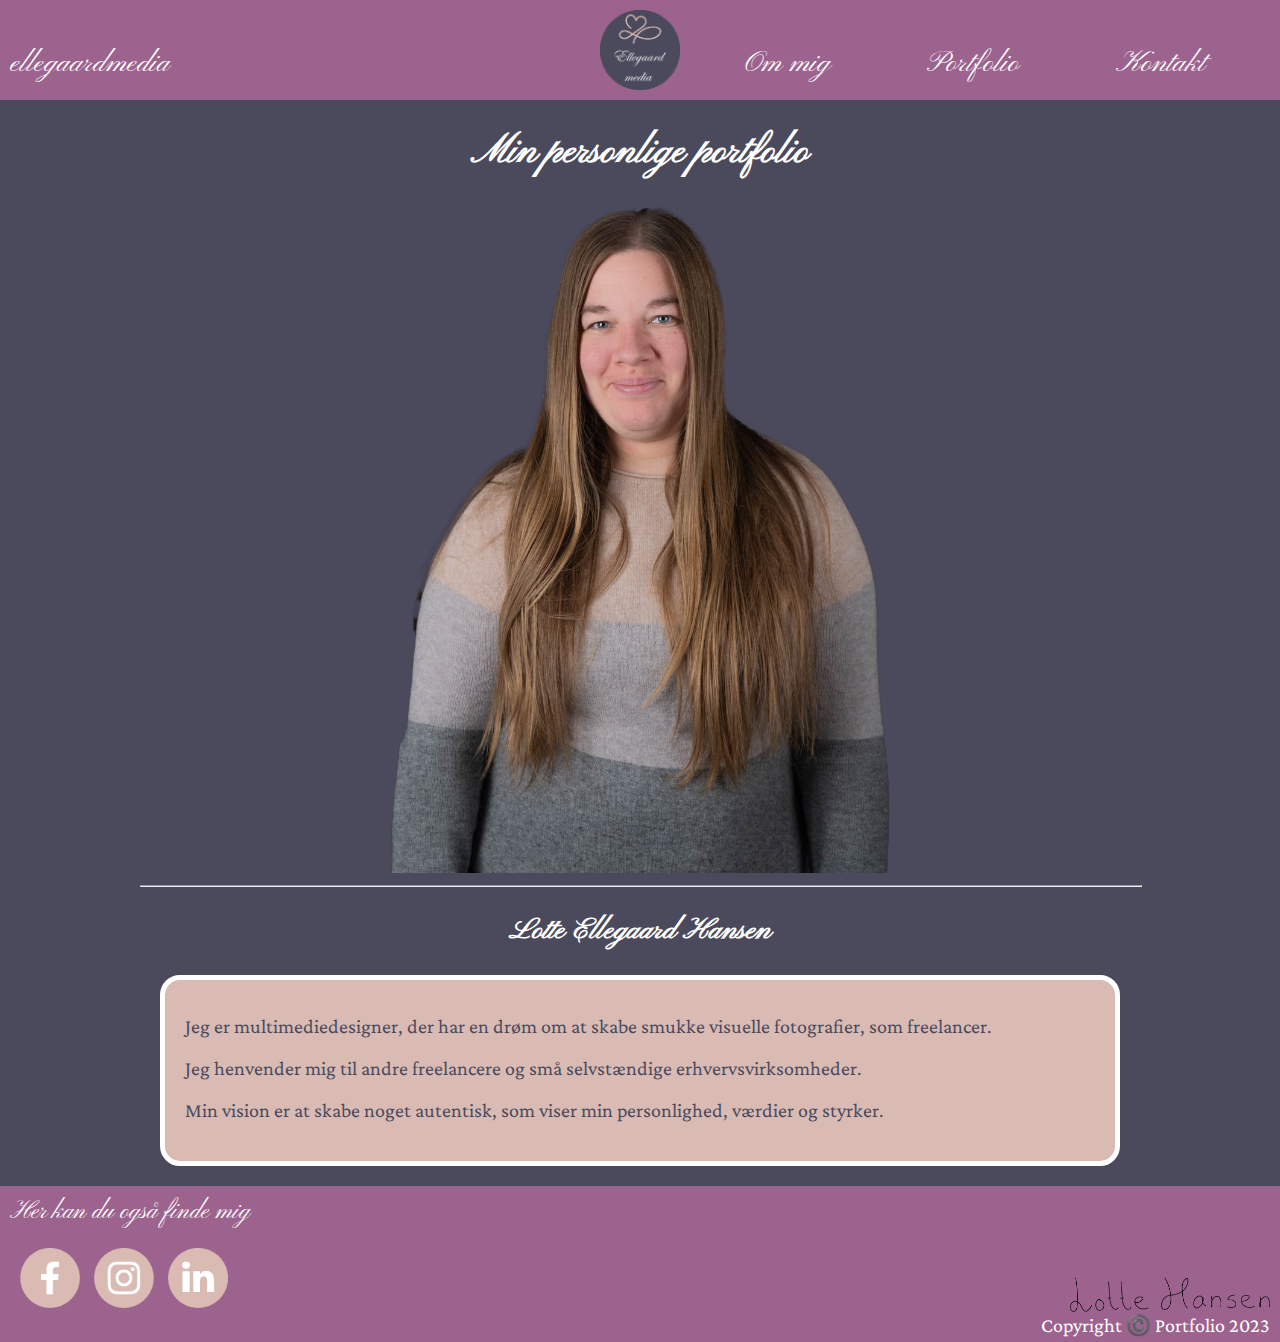
<file: index.html>
<!DOCTYPE html>
<html lang="da">

<head>
    <meta charset="utf-8">
    <title>ellegaardmedia</title>
    <link rel="stylesheet" href="main.css">
    <link rel="stylesheet" href="desktop.css">
    <script src="menu.js" defer></script>
    <meta name="viewport" content="width=device-width, initial-scale=1">
</head>

<body>
    <header>
        <a class="name" href="index.html">ellegaardmedia</a>
        <img class="logo" src="images/logo.png" alt="logo">
        <nav class="menu">
            <button type="button">&#9776;</button>
            <ul>
                <li><a href="ommig.html">Om mig</a></li>
                <li><a href="portfolio.html">Portfolio</a></li>
                <li><a href="kontaktmig.html">Kontakt</a></li>
            </ul>
        </nav>
    </header>
    <main>
        <h1 class="headline">Min personlige portfolio</h1>
        <img class="portrait" src="images/lotteforside.png" alt="Billede af Lotte">
        <hr class="break">
        <h2>Lotte Ellegaard Hansen</h2>
        <div class="card">
            <p>Jeg er multimediedesigner, der har en drøm om at skabe smukke visuelle fotografier, som freelancer.</p>
            <p>Jeg henvender mig til andre freelancere og små selvstændige erhvervsvirksomheder.</p>
            <p>Min vision er at skabe noget autentisk, som viser min personlighed, værdier og styrker.</p>
        </div>
    </main>
    <footer>
        <span class="find-me">Her kan du også finde mig</span>
        <a href="https://facebook.com">
            <img class="social-link" src="images/facecookicon.png" alt="Facebook">
        </a>
        <a href="https://instagram.com">
            <img class="social-link" src="images/instagramicon.png" alt="Instagram">
        </a>
        <a href="https://linkedin.com">
            <img class="social-link" src="images/linkedinicon.png" alt="LinkedIn">
        </a>
        <img class="signatur" src="images/underskrift.png" alt="signatur">
        <p><span class="copyright">Copyright ©️ Portfolio 2023</span></p>
    </footer>
</body>

</html>
</file>
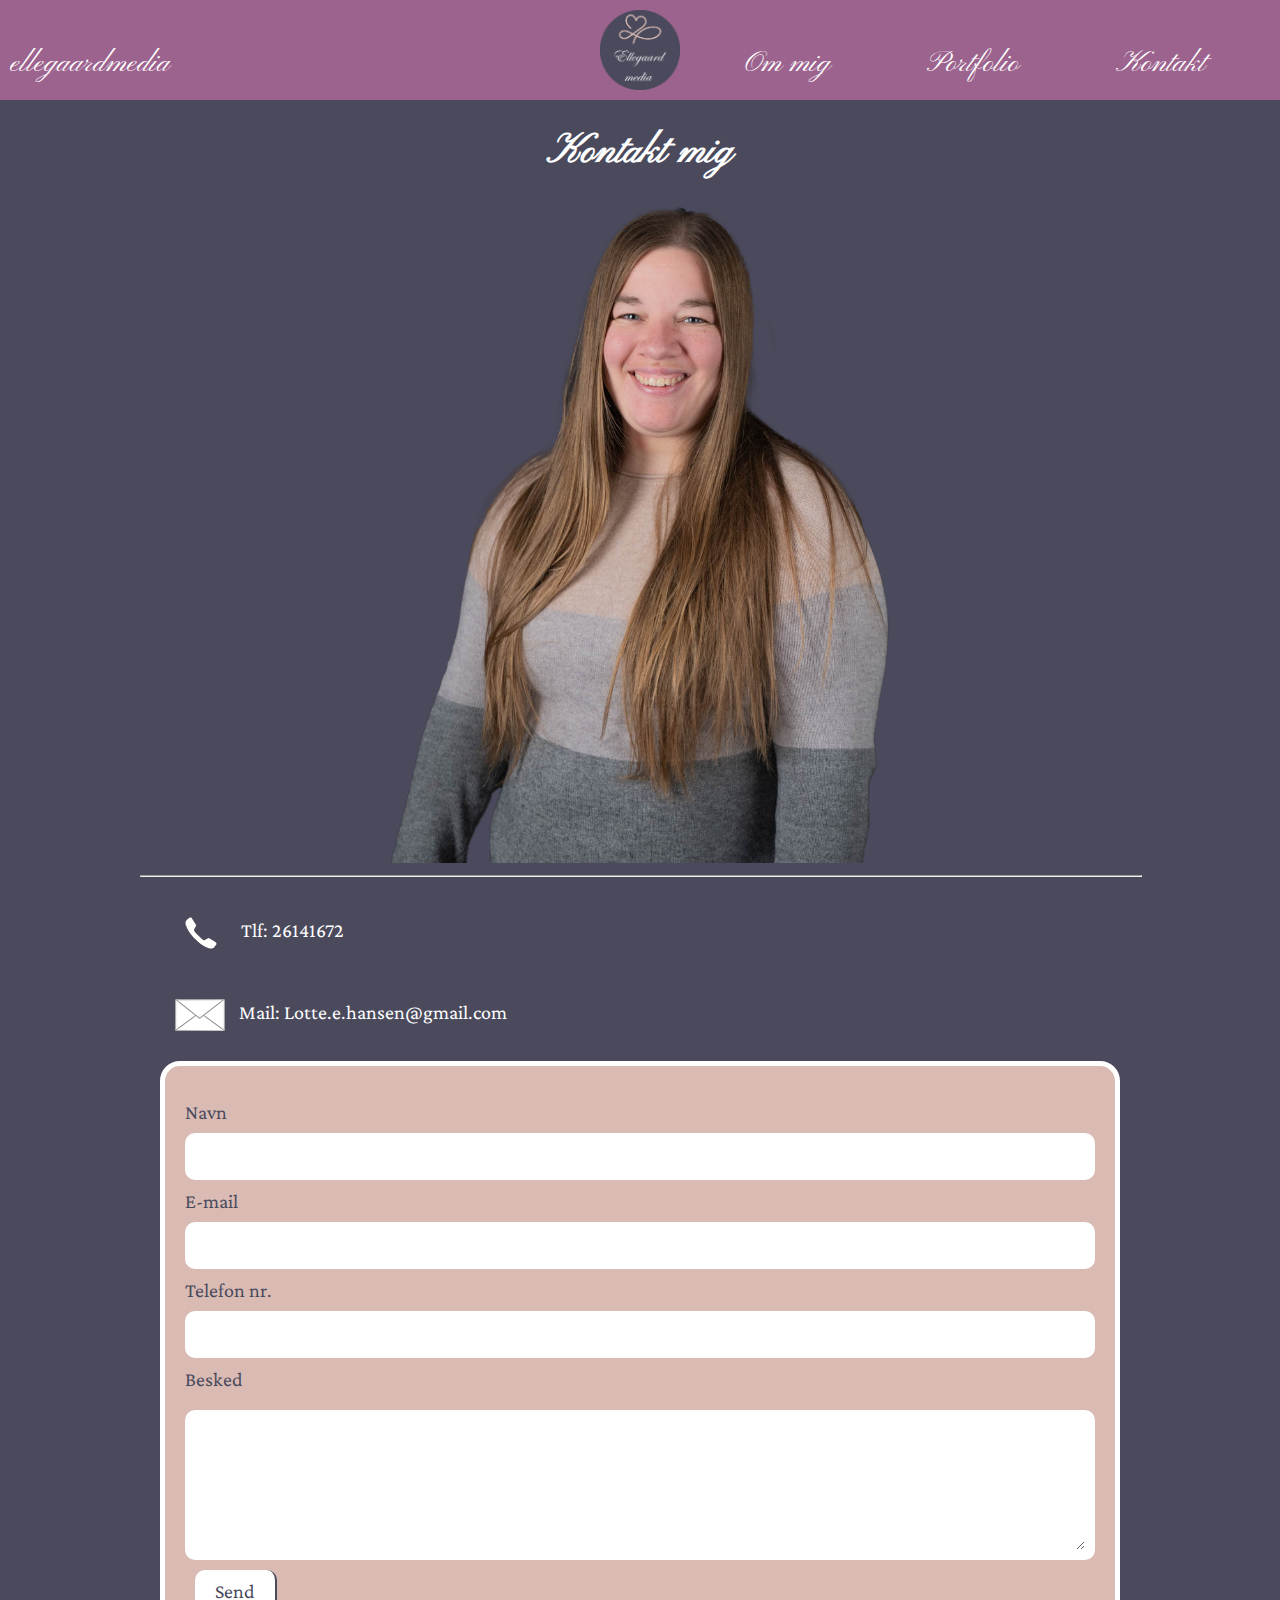
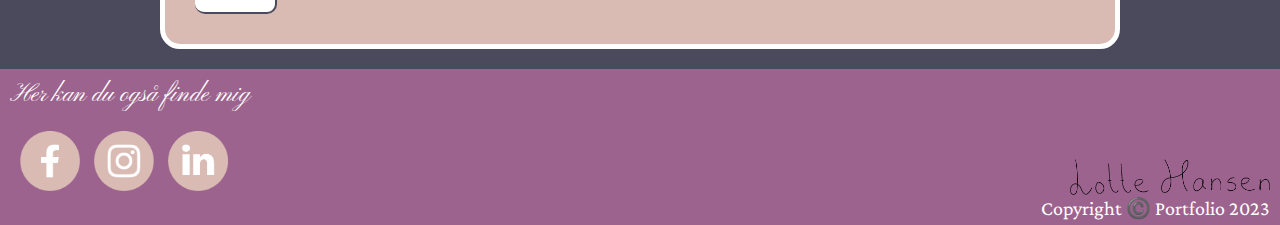
<file: kontaktmig.html>
<!DOCTYPE html>
<html lang="da">

<head>
    <meta charset="utf-8">
    <title>ellegaardmedia</title>
    <link rel="stylesheet" href="main.css">
    <link rel="stylesheet" href="desktop.css">
    <script src="menu.js" defer></script>
    <meta name="viewport" content="width=device-width, initial-scale=1">
</head>

<body>
    <header>
        <a class="name" href="index.html">ellegaardmedia</a>
        <img class="logo" src="images/logo.png" alt="logo">
        <nav class="menu">
            <button type="button">&#9776;</button>
            <ul>
                <li><a href="ommig.html">Om mig</a></li>
                <li><a href="portfolio.html">Portfolio</a></li>
                <li><a href="">Kontakt</a></li>
            </ul>
        </nav>
    </header>
    <main>
        <h1 class="headline">Kontakt mig</h1>
        <img class="portrait" src="images/lottekontaktside.png" alt="Billede af Lotte">
        <hr class="break">
        <ul class="contact-info">
            <li class="info">
                <p><img class="icon-phone" src="images/phone.png" alt="icon">
                Tlf: 26141672</p>
            </li>
            <li class="info">
                <p><img class="icon-mail" src="images/mail.png" alt="icon">
                Mail: <a href="mailto:Lotte.e.hansen@gmail.com">Lotte.e.hansen@gmail.com</a></p>
            </li>
        </ul>
        <div class="card"><p>Navn
            <input type="text" class="text-box">
            E-mail
            <input type="text" class="text-box">
            Telefon nr.
            <input type="text" class="text-box">
            Besked</p>
            <textarea class="text-box-besked" ></textarea>
            <button type="submit">Send</button>
        </div>
    </main>
    <footer>
        <span class="find-me">Her kan du også finde mig</span>
        <a href="https://facebook.com">
            <img class="social-link" src="images/facecookicon.png" alt="Facebook">
        </a>
        <a href="https://instagram.com">
            <img class="social-link" src="images/instagramicon.png" alt="Instagram">
        </a>
        <a href="https://linkedin.com">
            <img class="social-link" src="images/linkedinicon.png" alt="LinkedIn">
        </a>
        <img class="signatur" src="images/underskrift.png" alt="signatur">
        <p><span class="copyright">Copyright ©️ Portfolio 2023</span></p>
    </footer>
</body>

</html>
</file>
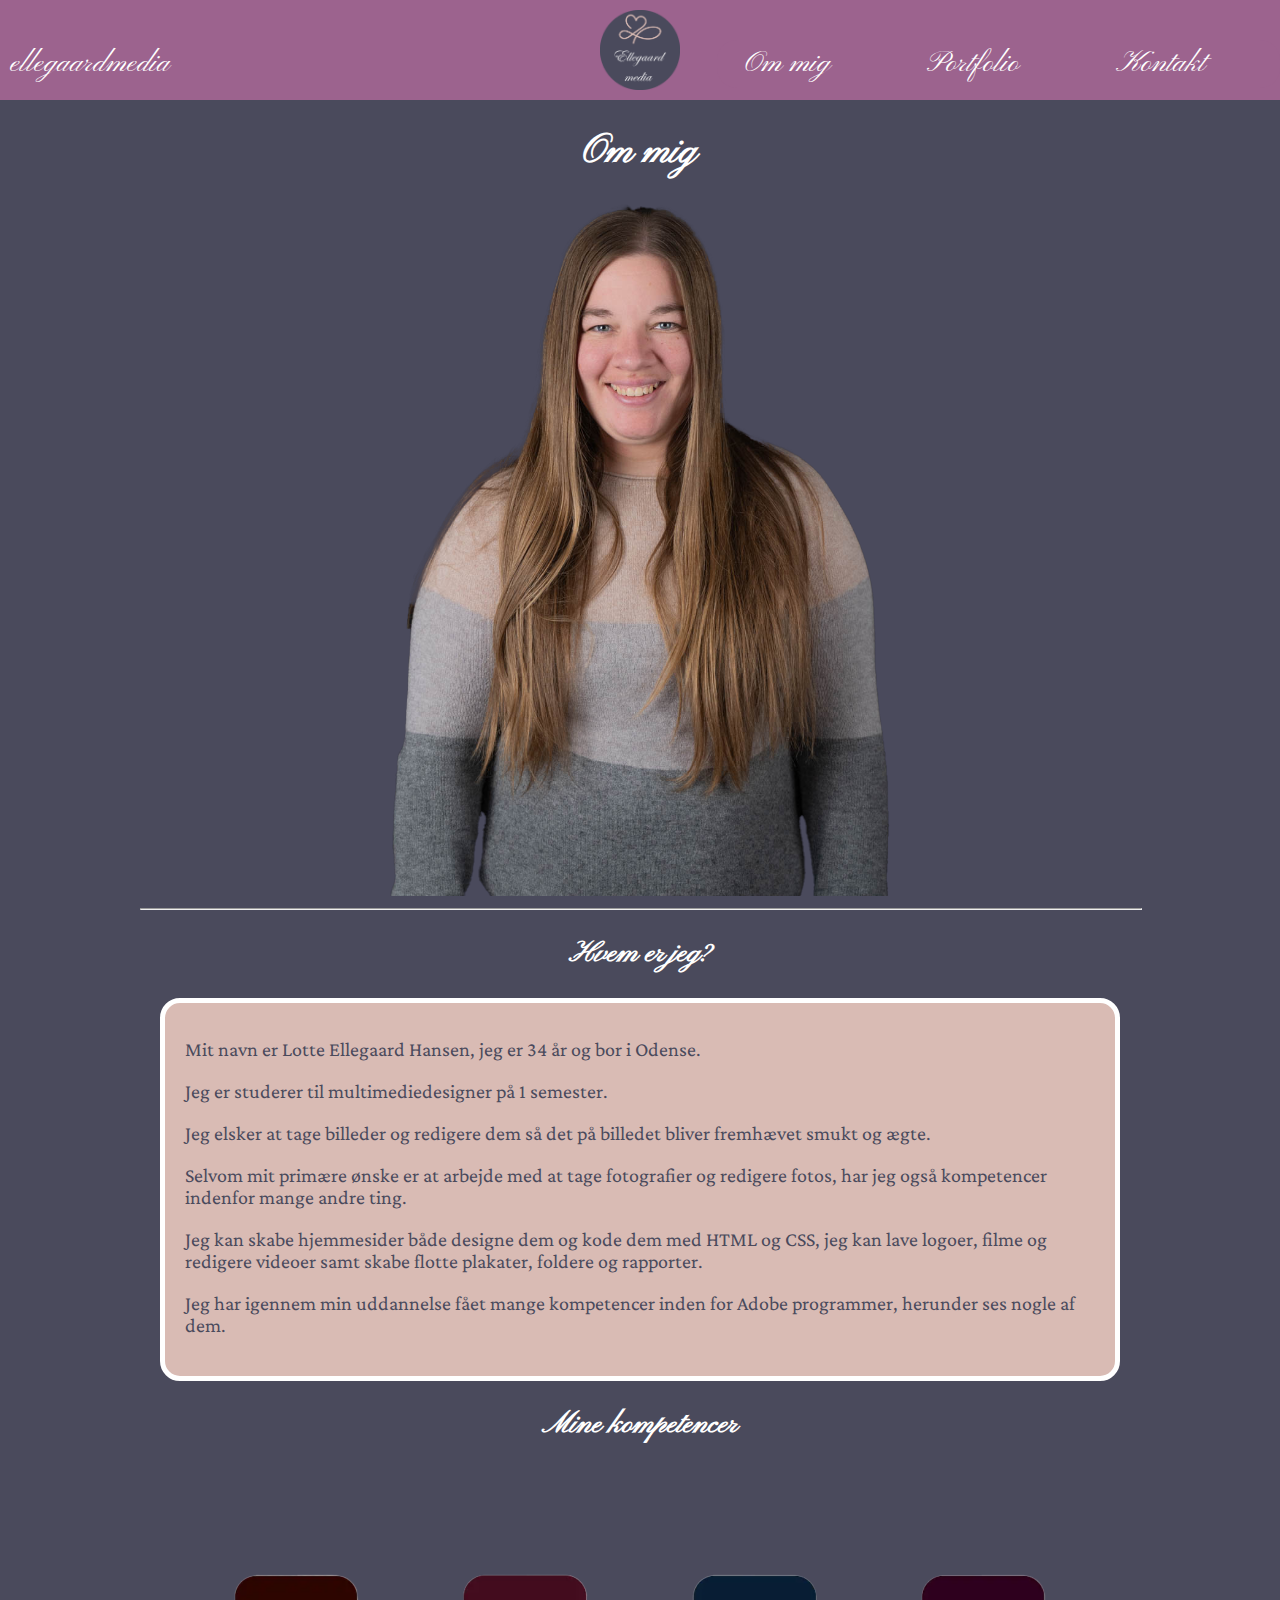
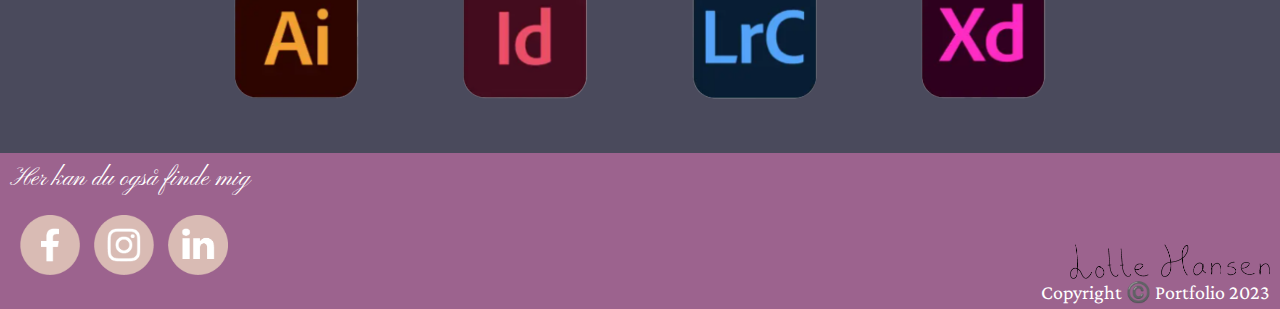
<file: ommig.html>
<!DOCTYPE html>
<html lang="da">

<head>
    <meta charset="utf-8">
    <title>ellegaardmedia</title>
    <link rel="stylesheet" href="main.css">
    <link rel="stylesheet" href="desktop.css">
    <script src="menu.js" defer></script>
    <meta name="viewport" content="width=device-width, initial-scale=1">
</head>

<body>
    <header>
        <a class="name" href="index.html">ellegaardmedia</a>
        <img class="logo" src="images/logo.png" alt="logo">
        <nav class="menu">
            <button type="button">&#9776;</button>
            <ul>
                <li><a href="">Om mig</a></li>
                <li><a href="portfolio.html">Portfolio</a></li>
                <li><a href="kontaktmig.html">Kontakt</a></li>
            </ul>
        </nav>
    </header>
    <main>
        <h1 class="headline">Om mig</h1>
        <img class="portrait" src="images/lotteommig.png" alt="Billede af Lotte">
        <hr class="break">
        <h2>Hvem er jeg?</h2>
        <div class="card">
            <p>Mit navn er Lotte Ellegaard Hansen, jeg er 34 år og bor i Odense.</p>
            <p>Jeg er studerer til multimediedesigner på 1 semester.</p>
            <p>Jeg elsker at tage billeder og redigere dem så det på billedet bliver fremhævet smukt og ægte.</p>
            <p>Selvom mit primære ønske er at arbejde med at tage fotografier og redigere fotos,
            har jeg også kompetencer indenfor mange andre ting.</p>
            <p>Jeg kan skabe hjemmesider både designe dem og kode dem med HTML og CSS, jeg kan lave logoer,
            filme og redigere videoer samt skabe flotte plakater, foldere og rapporter.</p>
            <p>Jeg har igennem min uddannelse fået mange kompetencer inden for Adobe programmer,
            herunder ses nogle af dem.</p>
        </div>
        <h2>Mine kompetencer</h2>
        <div class="apps">
            <img src="images/illustrator.png" alt="Illustrator">
            <img src="images/indesign.png" alt="Indesign">
            <img src="images/lightroomclassic.png" alt="Lightroom Classic">
            <img src="images/xd.png" alt="Adobe XD">
        </div>
    </main>
    <footer>
        <span class="find-me">Her kan du også finde mig</span>
        <a href="https://facebook.com">
            <img class="social-link" src="images/facecookicon.png" alt="Facebook">
        </a>
        <a href="https://instagram.com">
            <img class="social-link" src="images/instagramicon.png" alt="Instagram">
        </a>
        <a href="https://linkedin.com">
            <img class="social-link" src="images/linkedinicon.png" alt="LinkedIn">
        </a>
        <img class="signatur" src="images/underskrift.png" alt="signatur">
        <p><span class="copyright">Copyright ©️ Portfolio 2023</span></p>
    </footer>
</body>

</html>
</file>
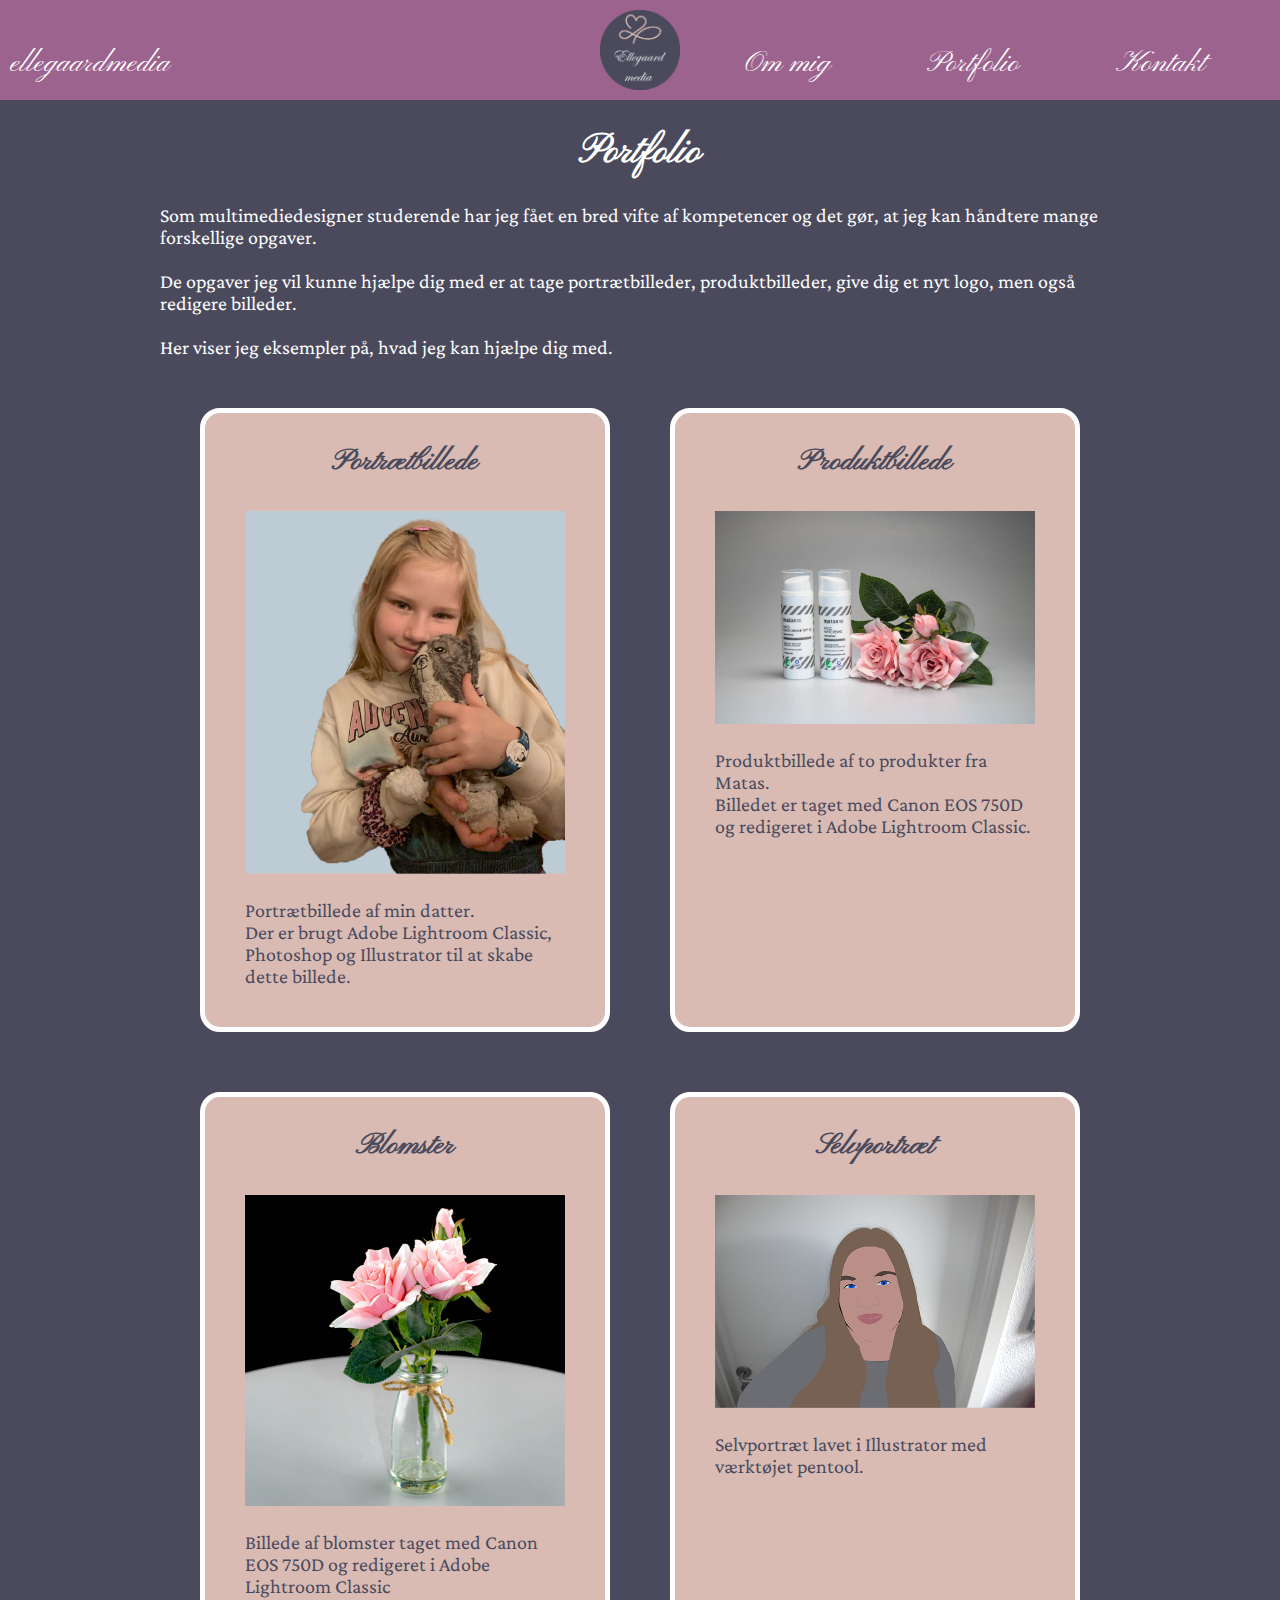
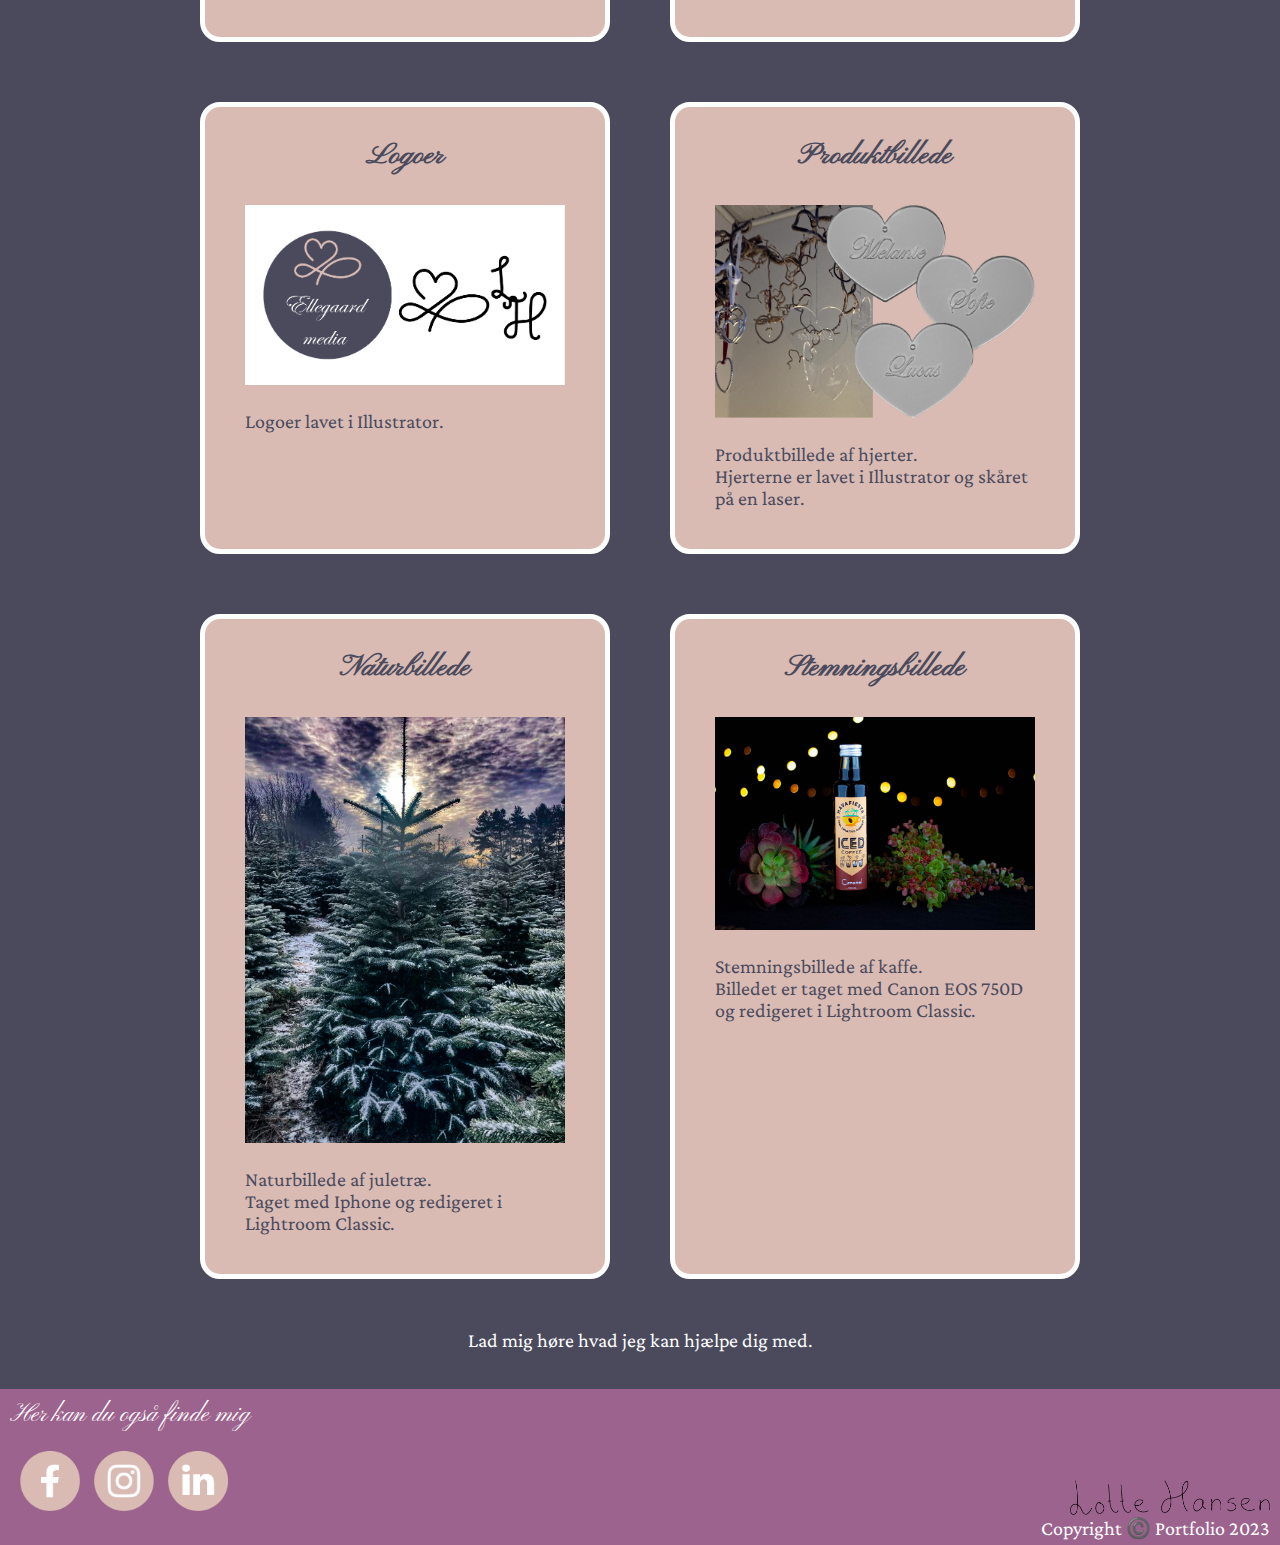
<file: portfolio.html>
<!DOCTYPE html>
<html lang="da">

<head>
    <meta charset="utf-8">
    <title>ellegaardmedia</title>
    <link rel="stylesheet" href="main.css">
    <link rel="stylesheet" href="desktop.css">
    <script src="menu.js" defer></script>
    <meta name="viewport" content="width=device-width, initial-scale=1">
</head>

<body>
    <header>
        <a class="name" href="index.html">ellegaardmedia</a>
        <img class="logo" src="images/logo.png" alt="logo">
        <nav class="menu">
            <button type="button">&#9776;</button>
            <ul>
                <li><a href="ommig.html">Om mig</a></li>
                <li><a href="">Portfolio</a></li>
                <li><a href="kontaktmig.html">Kontakt</a></li>
            </ul>
        </nav>
    </header>
    <main>
        <h1 class="headline">Portfolio</h1>
        <p class="description">Som multimediedesigner studerende har jeg fået en bred vifte
            af kompetencer og det gør, at jeg kan håndtere mange
            forskellige opgaver.
            <br>
            <br>
            De opgaver jeg vil kunne hjælpe dig med er at tage portrætbilleder, produktbilleder, give dig et
            nyt logo, men også redigere billeder.
            <br>
            <br>
            Her viser jeg eksempler på, hvad jeg kan
            hjælpe dig med.
        </p>
        <div class="card-portfolios">
            <div class="card-portfolio">
                <h3>Portrætbillede</h3>
                <img class="produkt" src="images/melanie.png" alt="portræt">
                <br>
                <p class="card-portfolio__description">Portrætbillede af min datter.
                    <br>
                    Der er brugt Adobe Lightroom Classic, Photoshop og Illustrator til at skabe dette billede.
                </p>
            </div>
            <div class="card-portfolio">
                <h3>Produktbillede</h3>
                <img class="produkt" src="images/matasprodukt.jpg" alt="produkt">
                <br>
                <p class="card-portfolio__description">Produktbillede af to produkter fra Matas.
                    <br>
                    Billedet er taget med Canon EOS 750D og redigeret i Adobe Lightroom Classic.
                </p>
            </div>
            <div class="card-portfolio">
                <h3>Blomster</h3>
                <img class="produkt" src="images/blomster.png" alt="blomster">
                <br>
                <p class="card-portfolio__description">Billede af blomster taget med Canon EOS 750D og redigeret i Adobe
                    Lightroom Classic
                </p>
            </div>
            <div class="card-portfolio">
                <h3>Selvportræt</h3>
                <img class="produkt" src="images/pentool.png" alt="selvportræt">
                <br>
                <p class="card-portfolio__description">Selvportræt lavet i Illustrator med værktøjet pentool.
                </p>
            </div>
            <div class="card-portfolio">
                <h3>Logoer</h3>
                <img class="produkt" src="images/logoer.png" alt="logoer">
                <br>
                <p class="card-portfolio__description">Logoer lavet i Illustrator.
                </p>
            </div>
            <div class="card-portfolio">
                <h3>Produktbillede</h3>
                <img class="produkt" src="images/hjerter.png" alt="produkt">
                <br>
                <p class="card-portfolio__description">Produktbillede af hjerter.
                    <br>
                    Hjerterne er lavet i Illustrator og skåret på en laser.
                </p>
            </div>
            <div class="card-portfolio">
                <h3>Naturbillede</h3>
                <img class="produkt" src="images/tree.jpg" alt="produkt">
                <br>
                <p class="card-portfolio__description">Naturbillede af juletræ.
                    <br>
                   Taget med Iphone og redigeret i Lightroom Classic.
                </p>
            </div>
            <div class="card-portfolio">
                <h3>Stemningsbillede</h3>
                <img class="produkt" src="images/kaffe.jpg" alt="produkt">
                <br>
                <p class="card-portfolio__description">Stemningsbillede af kaffe.
                    <br>
                   Billedet er taget med Canon EOS 750D og redigeret i Lightroom Classic.
                </p>
            </div>
        </div>
        <p>Lad mig høre hvad jeg kan hjælpe dig med.</p>
        <br>
    </main>
    <footer>
        <span class="find-me">Her kan du også finde mig</span>
        <a href="https://facebook.com">
            <img class="social-link" src="images/facecookicon.png" alt="Facebook">
        </a>
        <a href="https://instagram.com">
            <img class="social-link" src="images/instagramicon.png" alt="Instagram">
        </a>
        <a href="https://linkedin.com">
            <img class="social-link" src="images/linkedinicon.png" alt="LinkedIn">
        </a>
        <img class="signatur" src="images/underskrift.png" alt="signatur">
        <p><span class="copyright">Copyright ©️ Portfolio 2023</span></p>
    </footer>
</body>

</html>
</file>
<file: main.css>
@font-face {
    font-family: pinyonscript;
    src: url(fonts/PinyonScript-Regular.ttf);
}
@font-face {
    font-family: crimsonpro;
    src: url(fonts/CrimsonPro-VariableFont_wght.ttf)
}


body {
    background-color: #4a4a5c;
    margin: 0px;
    color: #ffffff;
}

h2 {
    font-family: pinyonscript;
    font-size: 30px;
}

h3 {
    font-family: pinyonscript;
    font-size: 30px;
}

p {
    font-family: crimsonpro;
    font-size: 20px;
    font-weight: 400;
}

header {
    background-color: #9C638E;
    overflow: hidden;
    padding: 10px;
}

main {
    width: 100%;
    position: relative;
    margin: auto;
    text-align: center;
}

footer {
    background-color: #9C638E;
    padding: 10px;
    position: relative;
}

a {
    color: #ffffff;
    text-decoration: none;
}

.name {
    position: absolute;
    top: 45px;
    font-size: 30px;
    font-family: pinyonscript;

}


.logo {
    width: 80px;
    height: 80px;
    margin: auto;
    display: block;
}

.menu {
    background-color: #9C638E;
    position: absolute;
    right: 0px;
    top: 30px;
    border-radius: 20px;
    z-index: 99;
}

.menu button {
    background-color: #9C638E;
    margin: 10px;
    border: 0px;
    color: #ffffff;
    font-size: 42px;
    display: block;
    margin: auto;
    margin-right: 10px;
    cursor: pointer;
}

.menu ul {
    list-style: none;
    margin: 10px;
    padding-right: 50px;
    padding-left: 5px;
    display: none;
}

.menu ul li a {
    padding: 40px;
    margin-left: 5px;
    display: block;
    font-size: 20px;
    font-family: pinyonscript;
    font-size: 30px;
}

.menu .show-menu {
    display: block;
    background-color: #9C638E;
}

.headline {
    text-align: center;
    font-family: pinyonscript;
    font-size: 40px;
}

main {
    text-align: center;
}

.portrait {
    width: 50%;
}

.break {
    width: 80%;
}

.card {
    color: #4a4a5c;
    font-size: large;
    background-color: #D9BBB4;
    border: 5px solid #ffffff;
    padding: 20px;
    padding-top: 15px;
    text-align: left;
    border-radius: 20px;
    margin: 20px;
    margin-top: 20px;
}

.find-me {
    display: block;
    font-size: 25px;
    font-family: pinyonscript;
}

.social-link {
    width: 60px;
    height: 60px;
    margin-top: 20px;
    margin-left: 10px;


}

.signatur {
    right: 10px;
    bottom: 30px;
    width: 200px;
    position: absolute;
}

.copyright {
    position: absolute;
    right: 10px;
    bottom: 5px;

}

.apps {
    margin: auto;
    margin-top: 80px;
    display: grid;
    grid-template-columns: auto auto;
    grid-auto-rows: auto auto;
    justify-items: center;
    width: 500px;
    height: 500px;
}

.apps img {
    width: 100px;

}

.contact-info {
    padding: 0;
    width: 95%;
    margin: auto;
}

.info {
    font-size: 20px;
    list-style: none;
    text-align: left;
}

.info .icon-phone {
    vertical-align: middle;
    margin: 20px;
}

.info .icon-mail {
    vertical-align: middle;
    margin: 10px;
}

.text-box {
    display: block;
    background-color: #ffffff;
    border: 15px solid #ffffff;
    border-radius: 10px;
    margin-top: 10px;
    margin-bottom: 10px;
    width: 100%;
    margin-left: 0px;
    box-sizing: border-box;

}

.text-box-besked {
    display: block;
    background-color: #ffffff;
    border: 10px solid #ffffff;
    border-radius: 10px;
    height: 150px;
    margin-top: 10px;
    width: 100%;
    box-sizing: border-box;

}

button[type="submit"] {
    margin: 10px;
    padding: 10px 20px;
    background-color: #ffffff;
    color: #4a4a5c;
    border: none;
    border-bottom: 2px solid #4a4a5c;
    border-right: 2px solid #4a4a5c;
    border-radius: 10px;
    cursor: pointer;
    font-size: 20px;
    font-family: crimsonpro;
}

.description {
    text-align: left;
    margin: 20px;
    align-content: center;
}

.card-portfolio__description {
    text-align: left;
    width: 80%;
    display: inline-block;
}

.card-portfolios {
    display: flex;
    flex-direction: row;
    flex-wrap: wrap;
    justify-content: center;
}

.card-portfolio {
    color: #4a4a5c;
    font-size: large;
    background-color: #D9BBB4;
    border: 5px solid #ffffff;
    text-align: center;
    padding-top: 0px;
    padding-bottom: 20px;
    border-radius: 20px;
    width: 300px;
    margin: 30px;
}


.card1 .produkt {
    align-content: center;
}

.produkt {
    width: 80%;
}
</file>
<file: desktop.css>
@media only screen and (min-width: 910px) {
    .menu {
        top: 40px;
    }

    .menu button {
        display: none;
    }

    .menu ul {
        display: block;
        padding: 0px;
        margin: 5px;
    }

    .menu li {
        display: inline;
    }

    .menu ul li a {
        display: inline;
        padding: 18px;
    }

    .apps {
        display: block;
        width: 100%;
        height: auto;


    }

    .apps img {
        width: 125px;
        margin: 50px;

    }


}

@media only screen and (min-width: 1000px) {
    .card-portfolio {
        width: 400px;
    }

    main {
        width: 1000px;
    }


}

@media only screen and (min-width: 1225px) {
    .menu ul li a {
        display: inline;
        padding-right: 70px;
    }

    .break {
        width: 100%;
    }
}
</file>
